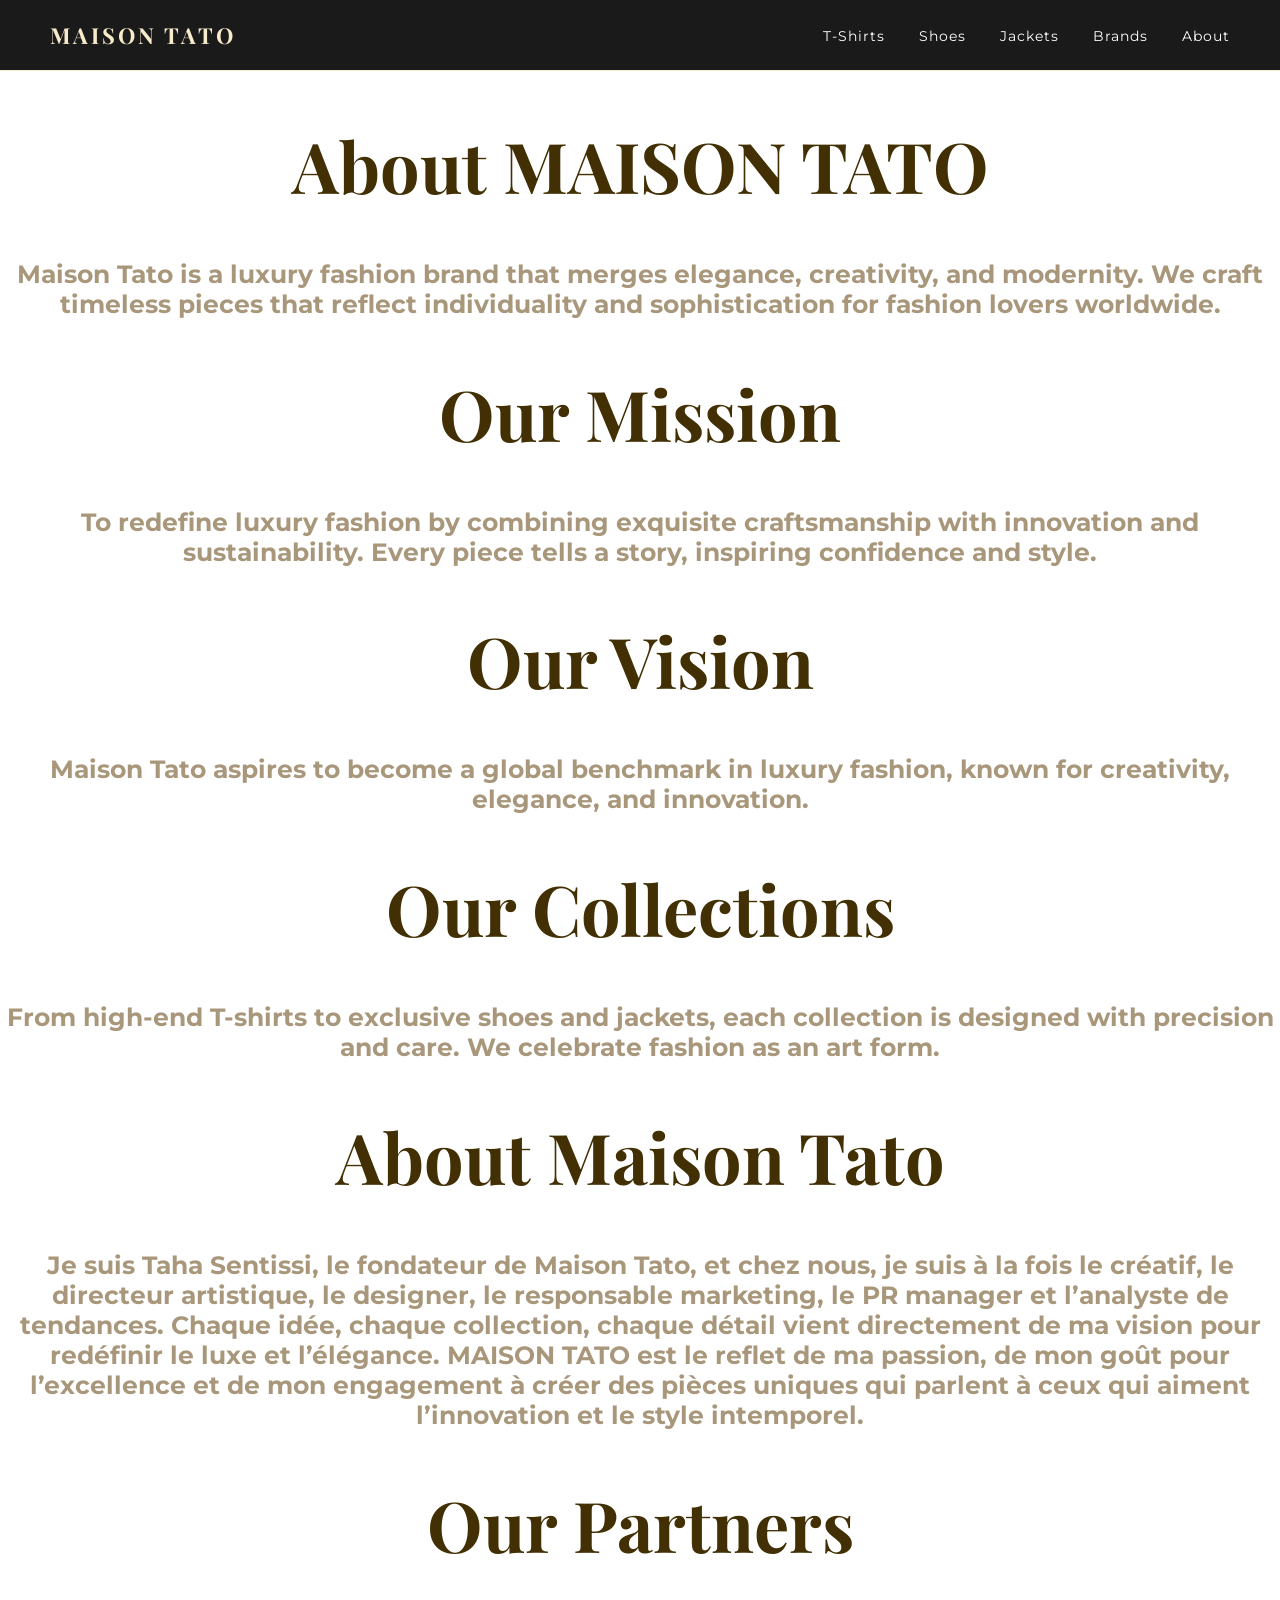
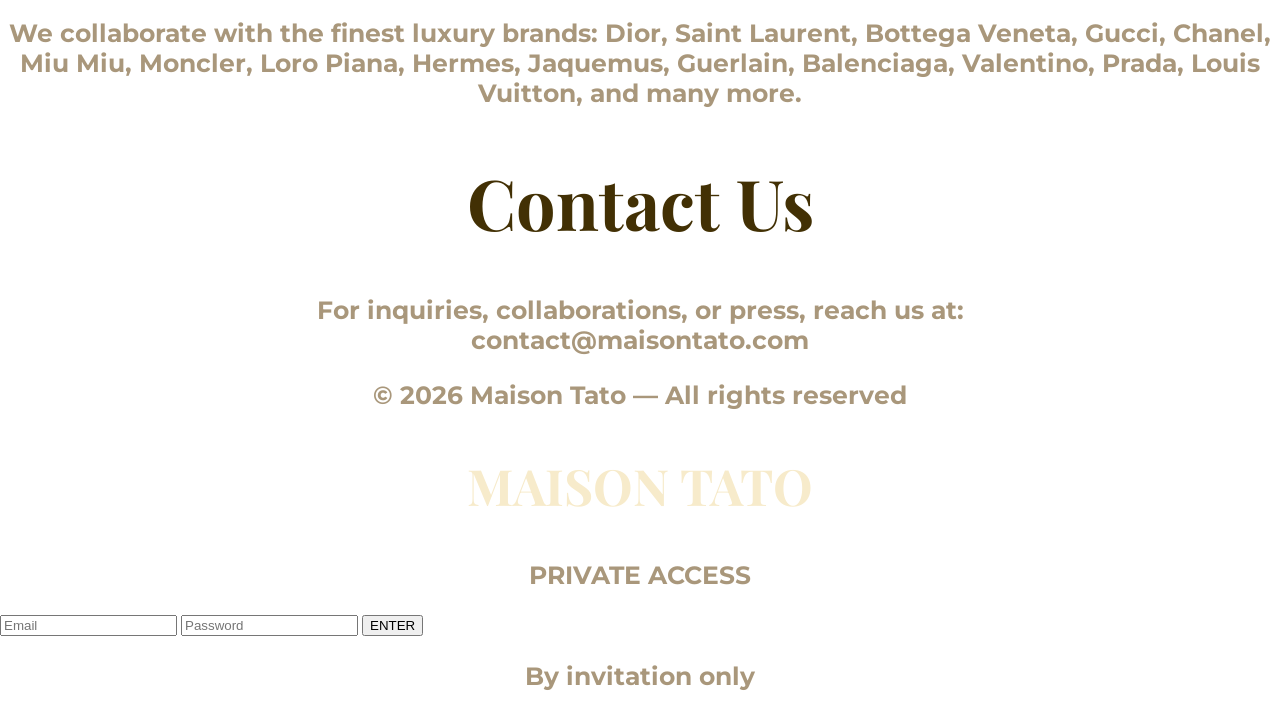
<file: about.html>
<html>
<head>
<link href="style.css" rel="stylesheet">

<link href="https://fonts.googleapis.com/css2?family=Montserrat:wght@300;400;500;700&display=swap" rel="stylesheet">
<link href="https://fonts.googleapis.com/css2?family=Playfair+Display:wght@400;600&display=swap" rel="stylesheet">


<title>About Us - Maison Tato</title>
</head>

<body>
<nav class="navbar">

<a href="index.html" class="logo">MAISON TATO</a>

<div class="menu">

<a href="tshirts.html">T-Shirts</a>
<a href="shoes.html">Shoes</a>
<a href="jackets.html">Jackets</a>
<a href="brands.html">Brands</a>
<a href="about.html">About</a>

</div>

</nav>

<h1>About MAISON TATO</h1>


<p>Maison Tato is a luxury fashion brand that merges elegance, creativity, and modernity.  
We craft timeless pieces that reflect individuality and sophistication for fashion lovers worldwide.
</p>

<h1>Our Mission</h1>
<p>
To redefine luxury fashion by combining exquisite craftsmanship with innovation and sustainability.  
Every piece tells a story, inspiring confidence and style.
</p>

<h1>Our Vision</h1>
<p>
Maison Tato aspires to become a global benchmark in luxury fashion, known for creativity, elegance, and innovation.
</p>

<h1>Our Collections</h1>
<p>
From high-end T-shirts to exclusive shoes and jackets, each collection is designed with precision and care.  
We celebrate fashion as an art form.
</p>
<h1>About Maison Tato</h1>

<p>
Je suis Taha Sentissi, le fondateur de Maison Tato, et chez nous, je suis à la fois le créatif, le directeur artistique, le designer, le responsable marketing, le PR manager et l’analyste de tendances. Chaque idée, chaque collection, chaque détail vient directement de ma vision pour redéfinir le luxe et l’élégance. MAISON TATO est le reflet de ma passion, de mon goût pour l’excellence et de mon engagement à créer des pièces uniques qui parlent à ceux qui aiment l’innovation et le style intemporel. </p>

<h1>Our Partners</h2>
<p>
We collaborate with the finest luxury brands: Dior, Saint Laurent, Bottega Veneta, Gucci, Chanel, Miu Miu, Moncler, Loro Piana, Hermes, Jaquemus, Guerlain, Balenciaga, Valentino, Prada, Louis Vuitton, and many more.
</p>

<h1>Contact Us</h1>
<p>
For inquiries, collaborations, or press, reach us at: <br>
<a href="mailto:contact@maisontato.com">contact@maisontato.com</a>
</p>

<footer>
<p>© 2026 Maison Tato — All rights reserved</p>
</footer>



<div class="login-page">

  <div class="login-box">
    <h2>MAISON TATO</h2>
    <p class="vip">PRIVATE ACCESS</p>

    <input type="text" placeholder="Email">
    <input type="password" placeholder="Password">

    <button>ENTER</button>

    <p class="sub">By invitation only</p>
  </div>

</div>

</body>
</html>
</file>
<file: style.css>
body { margin: 0;
  padding: 0;
  font-family: 'Montserrat';background: linear-gradient(rgba(255, 255, 255, 0.5), rgba(255, 255, 255, 0.5)),url("https://www.wallpaperboulevard.com/Images/product/crocodile-skin-ppak-l.jpg"); background-size: cover; background-position: center;background-attachment: fixed;  }

h1, h2, h3 {font-family: 'Playfair Display', serif;}

h1 {color: #423004;
text-align: center;font-size: 70px;}

h2 {color: #F7EBCB;
text-align: center;font-size: 50px;}

a {text-decoration: none;
  color: inherit;}


h3 {color: #423004;
text-align: center;font-size: 35px}

h4 {color: #423004;
text-align: center;font-size: 35px;}

h5 {color: #423004;
text-align: center;font-size: 70px;}

table {border: 3px solid #C9A227;
border-color: #F7EBCB;}

td {border: 2px solid #C9A227;
border-color: #F7EBCB;}

p {font-size: 25px;
text-align: center;color: #856C44; font-weight: bold; opacity:0.7;}

ul {list-style-type: square;}

img {border-width: 2px;border: 2px solid #C9A227;
border-color: #423004;border-radius: 10px;}

.navbar{display:flex;
justify-content:space-between;
align-items:center;padding:20px 50px;background-color:#1A1A1A;
border-bottom:1px solid #F7EBCB;
position:sticky;top:0; backdrop-filter: blur(10px);  z-index: 1000;}

.logo{color:#F7EBCB;
font-size:22px;
letter-spacing:3px;
text-decoration:none;
font-weight:bold;font-family: 'Playfair Display'
}

.menu a{margin-left:30px;
text-decoration:none;
color:white;
font-size:14px;
letter-spacing:1px;
transition:0.3s;}

.menu a:hover{color:#F7EBCB;}

.gallery {display: flex;
  justify-content: center;
  gap: 40x;
  flex-wrap: wrap;
  padding: 40px}

.gallery img {width: 230px;
  height: autoU;
  object-fit: cover;
  transition: 0.3s;
  border-radius: 10px}

.gallery img:hover {transform: scale(1.05);}


.card {text-align: center;
  width: 320px;}

.card img { width: 100%;
  height: 400px;
  object-fit: cover;
  transition: 0.3s;
  border-radius: 10px;
 filter: grayscale(20%);}

.card img:hover {transform: scale(1.05);}

.card p { margin-top: 10px;
  font-size: 16px;
  color: #423004;}

.news-layout {display: grid;
  grid-template-columns: 2fr 1fr;
  gap: 40px;
  align-items: start;}

.news-main img {width: 100%;
  height: auto;
  object-fit: contain;
  background-color: #000;
  border-radius: 10px;}

.news-main h3 {font-size: 35px;
  margin-top: 15px;
  color: #423004;}

.news-main p {font-size: 25px;
  color: #F7EBCB;}

.news-side { display: flex;
  flex-direction: column;
  gap: 30px;}

.news-card {width: 100%;}

.news-card img {width: 100%;
  max-height: 320px;
  object-fit: contain;
  object-position: center;
  border-radius: 10px;}

.news-card img:hover {transform: scale(1.03);}

.news-card h3 {font-size: 20px;
  margin-top: 10px;
  color: #423004;}

.news-card p { font-size: 16px;
  color: #F7EBCB;}
.news-main a { text-decoration: none;
  color: inherit;}

.news-card img {border: none;}

.news-main img{border: none;}

.news-card a {text-decoration: none;
  color: inherit;}

.label {font-size: 25px;
  letter-spacing: 2px;
  color: #423004;
  margin-bottom: 20px;}

.products {padding:80px;}

.product-grid {display:grid;
  grid-template-columns:repeat(auto-fit,minmax(280px,1fr));
  gap:40px;}

.product {text-align:center;}

.product img {width:100%;
  height:400px;
  object-fit:cover;
  border-radius:15px;}

.product img:hover {transform:scale(1.05);}

.footer {text-align:center;
  padding:60px;
  border-top:1px solid #333;}

.product-grid {
  display: flex;
  gap: 20px;
  animation: slide 15s linear infinite;
  width: max-content;
}

.products {
  overflow: hidden;
}
@keyframes slide {
  0% {
    transform: translateX(0);
  }
  100% {
    transform: translateX(-50%);
  }
} /* ← FERME ICI */

/* HERO CLEAN */
.hero {
  height: 90vh;
  display: flex;
  flex-direction: column;
  justify-content: center;
  align-items: center;
  gap: 120px; /* ← TON ESPACE LUXE */
  text-align: center;
}

.hero h1 {
  font-size: 90px;
  color: #423004;
  letter-spacing: 12px;
  margin: 0;
}

.hero p {
  font-size: 20px;
  opacity: 0.7;
  letter-spacing: 4px;
  margin: 0;
}

@keyframes slide {
  0% { transform: translateX(0); }
  100% { transform: translateX(-50%); }
* {
  scroll-behavior: smooth;
}
.product img {
  filter: contrast(105%) brightness(95%);
}
h3 {
  position: relative;
}

h3::after {
  content: "";
  display: block;
  width: 60px;
  height: 2px;
  background: #C9A227;
  margin: 10px auto;
}
.navbar {
  background: rgba(20,20,20,0.6);
  backdrop-filter: blur(25px);
}
.product {
  transition: 0.4s;
}

.product:hover {
  transform: translateY(-10px);
  box-shadow: 0 20px 40px rgba(0,0,0,0.2);
}
.login-page {
  height: 100vh;
  display: flex;
  justify-content: center;
  align-items: center;

  background: linear-gradient(rgba(0,0,0,0.6), rgba(0,0,0,0.8)),
  url("https://images.unsplash.com/photo-1521334884684-d80222895322");

  background-size: cover;
  background-position: center;
}

.login-box {
  background: rgba(0,0,0,0.7);
  padding: 60px 50px;
  width: 350px;
  text-align: center;
  backdrop-filter: blur(15px);
  border: 1px solid rgba(255,255,255,0.1);
}

.login-box h2 {
  color: #F7EBCB;
  letter-spacing: 5px;
  margin-bottom: 10px;
}

.vip {
  color: #C9A227;
  font-size: 12px;
  letter-spacing: 3px;
  margin-bottom: 40px;
}

.login-box input {
  width: 100%;
  padding: 12px;
  margin-bottom: 20px;
  background: transparent;
  border: none;
  border-bottom: 1px solid #aaa;
  color: white;
  outline: none;
}

.login-box input::placeholder {
  color: #888;
}

.login-box button {
  width: 100%;
  padding: 12px;
  background: transparent;
  border: 1px solid #C9A227;
  color: #C9A227;
  letter-spacing: 2px;
  cursor: pointer;
  transition: 0.3s;
}

.login-box button:hover {
  background: #C9A227;
  color: black;
}

.sub {
  margin-top: 20px;
  font-size: 12px;
  color: #777;
}
.login-box {
  box-shadow: 0 20px 60px rgba(0,0,0,0.6);
}
</file>
